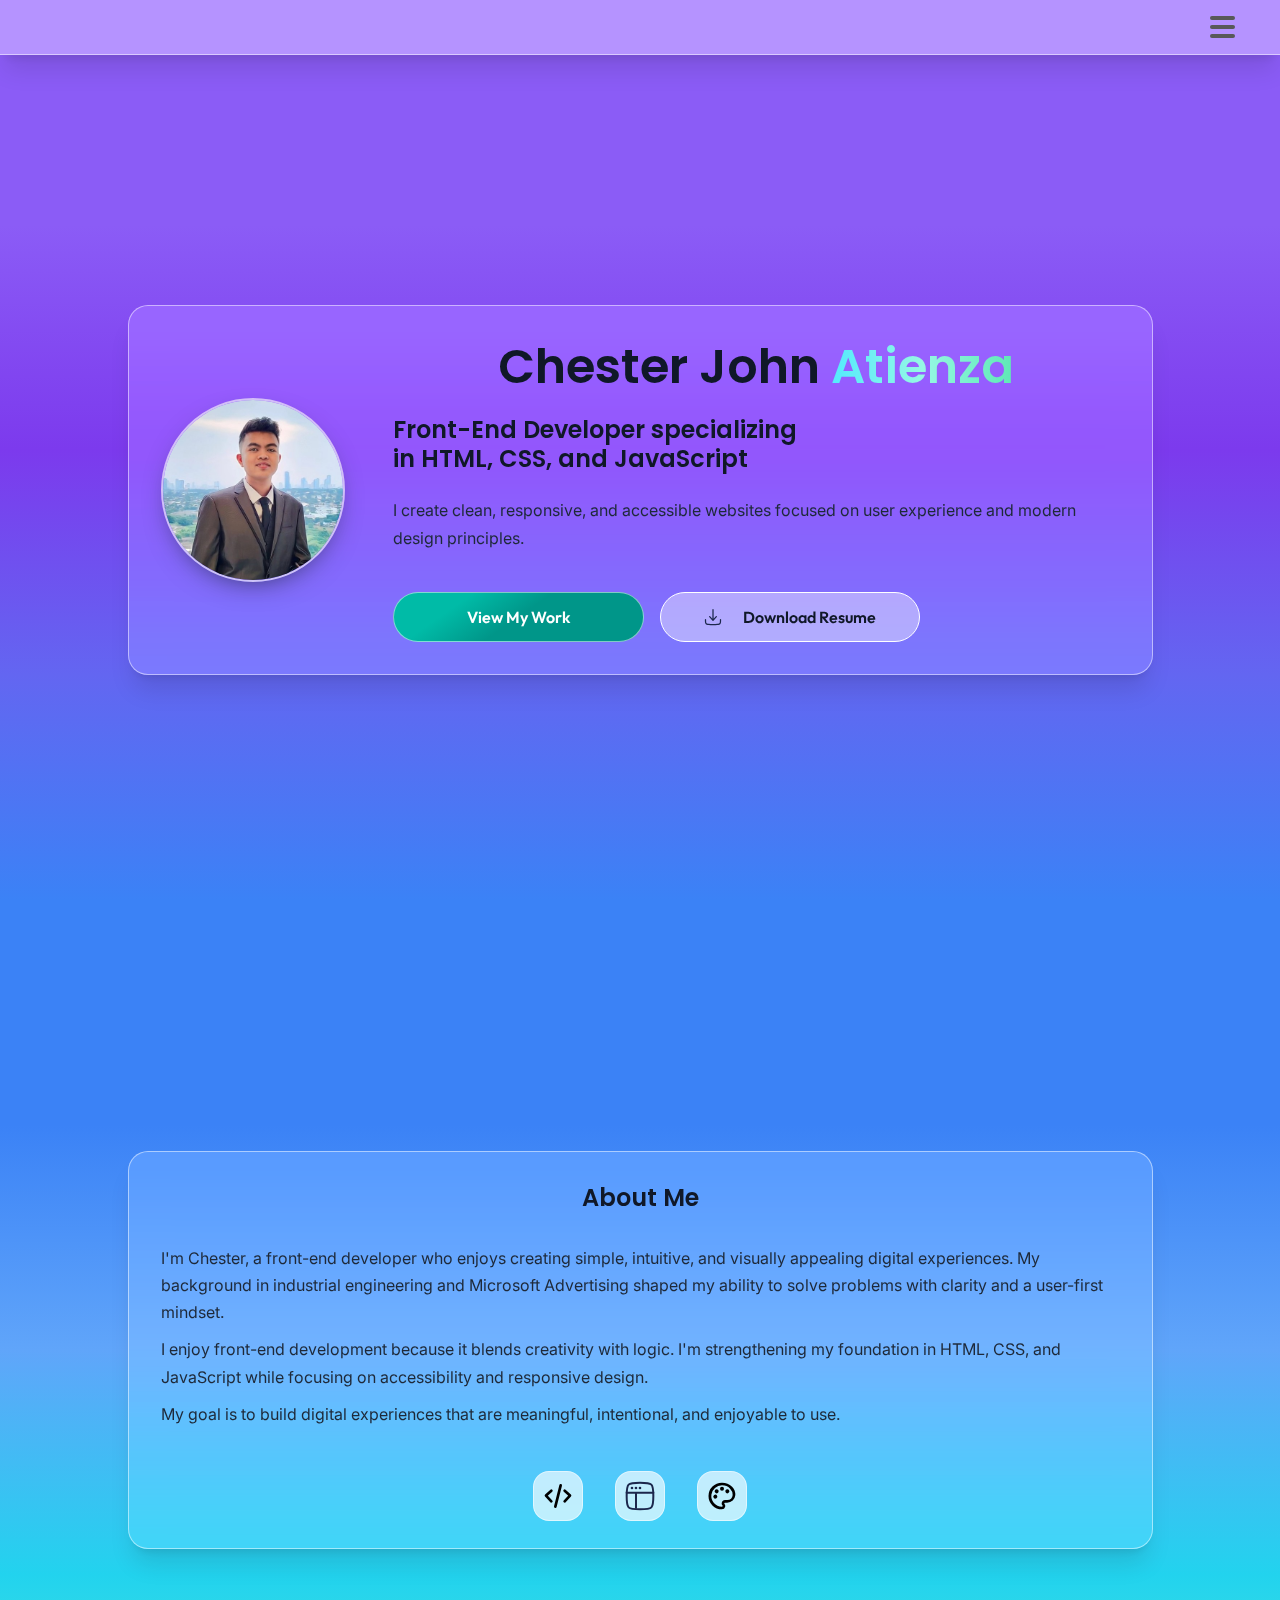
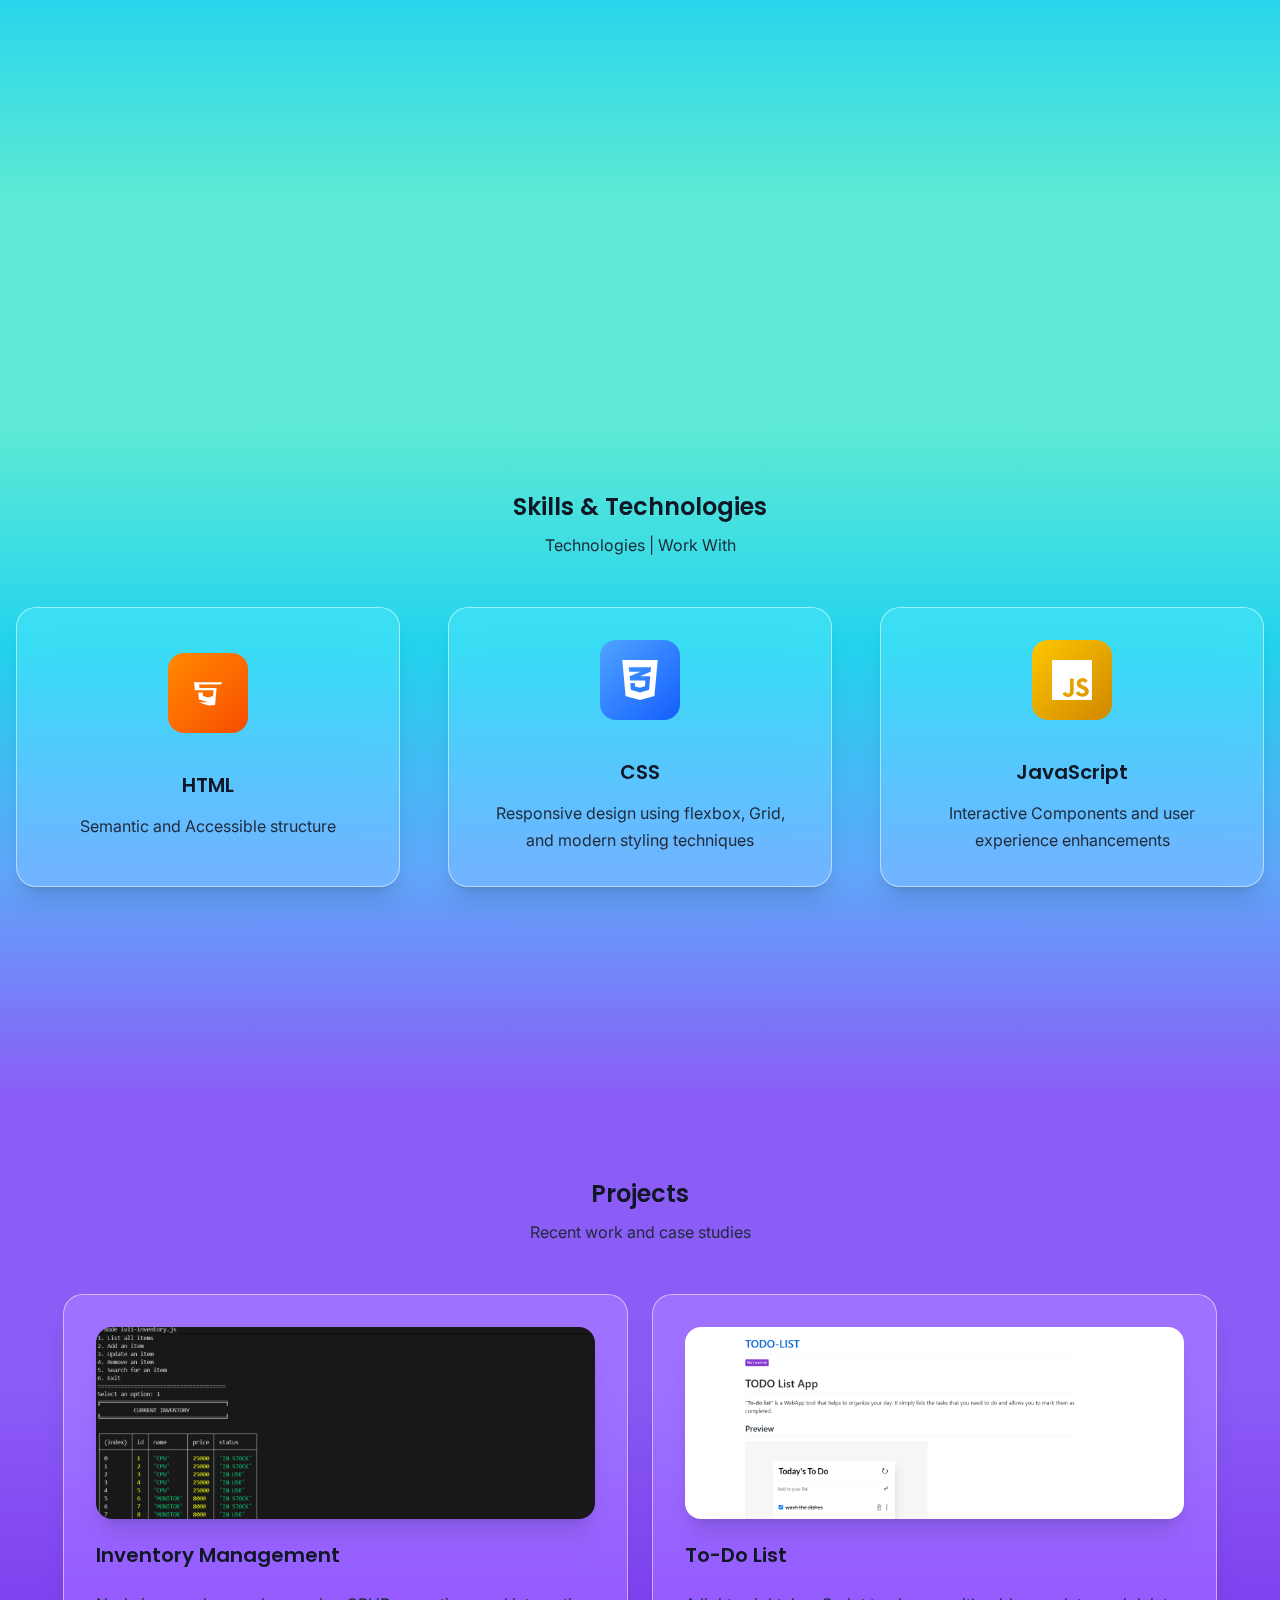
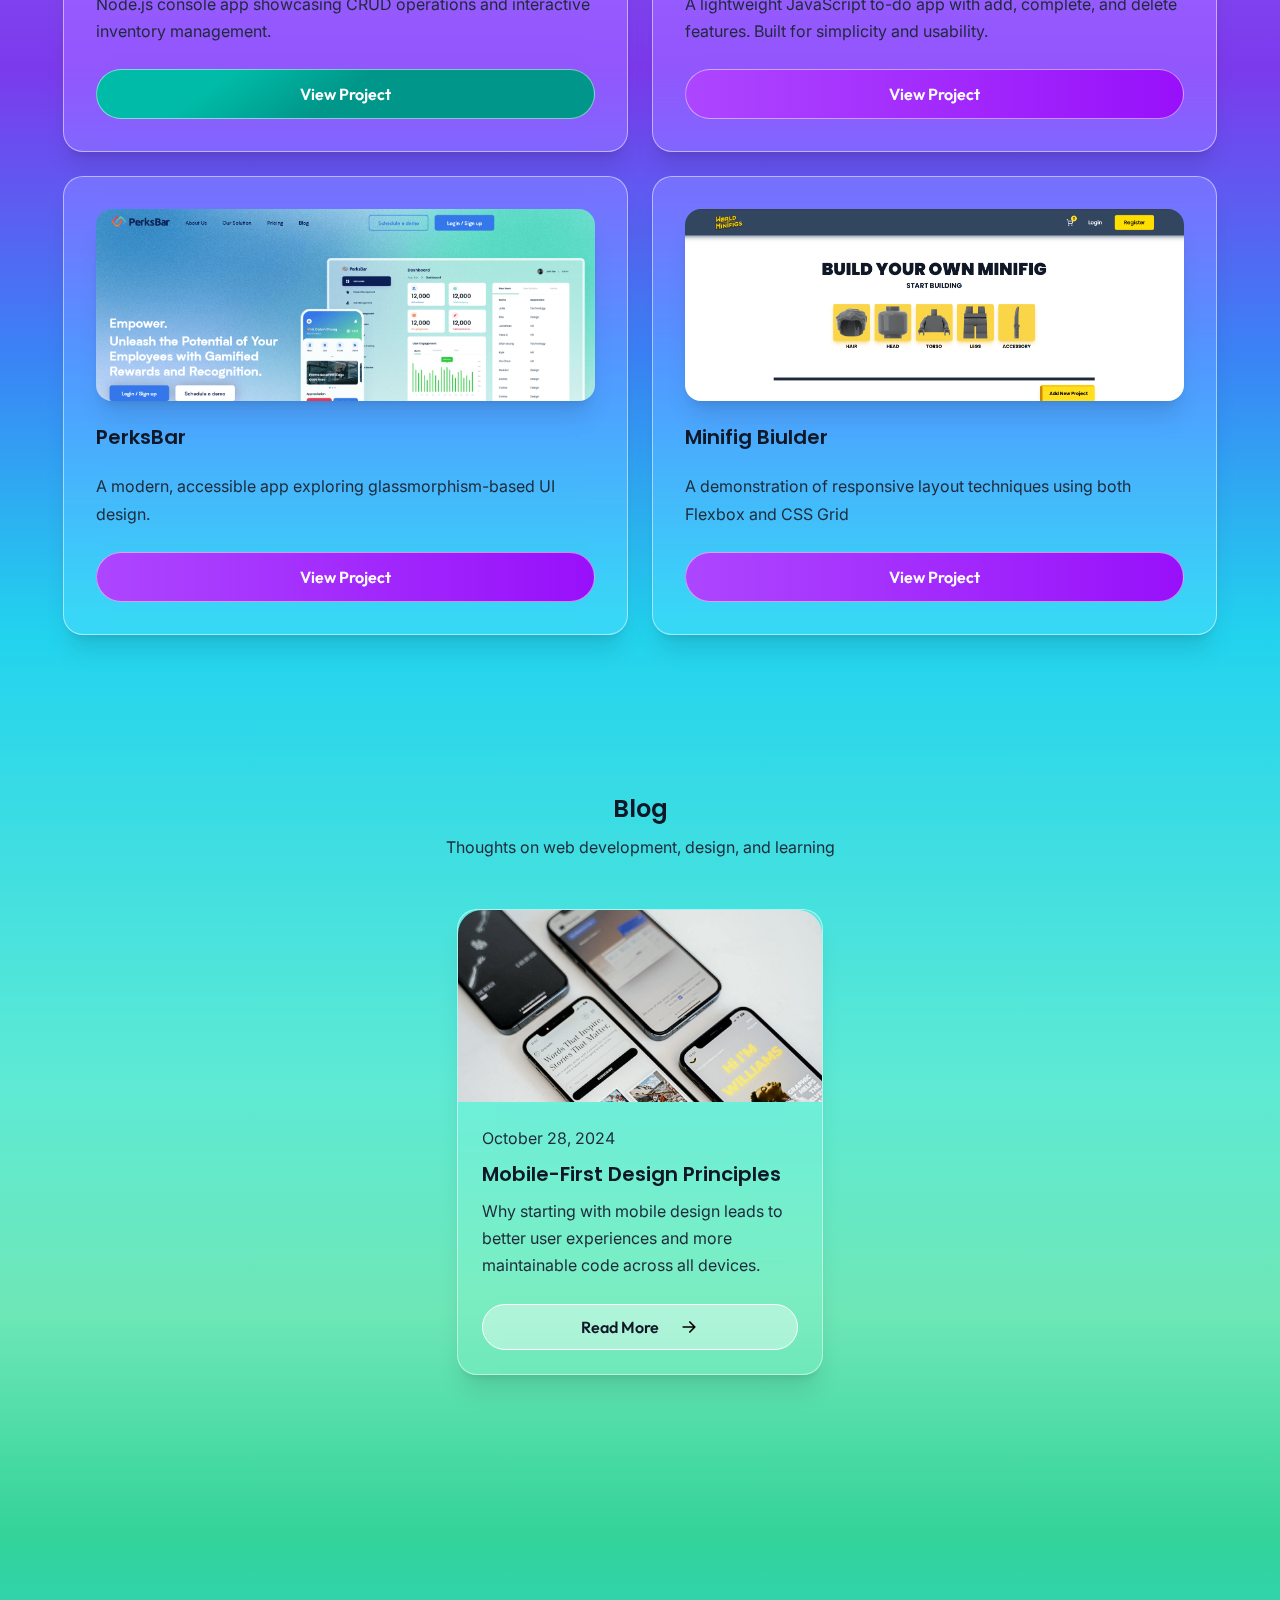
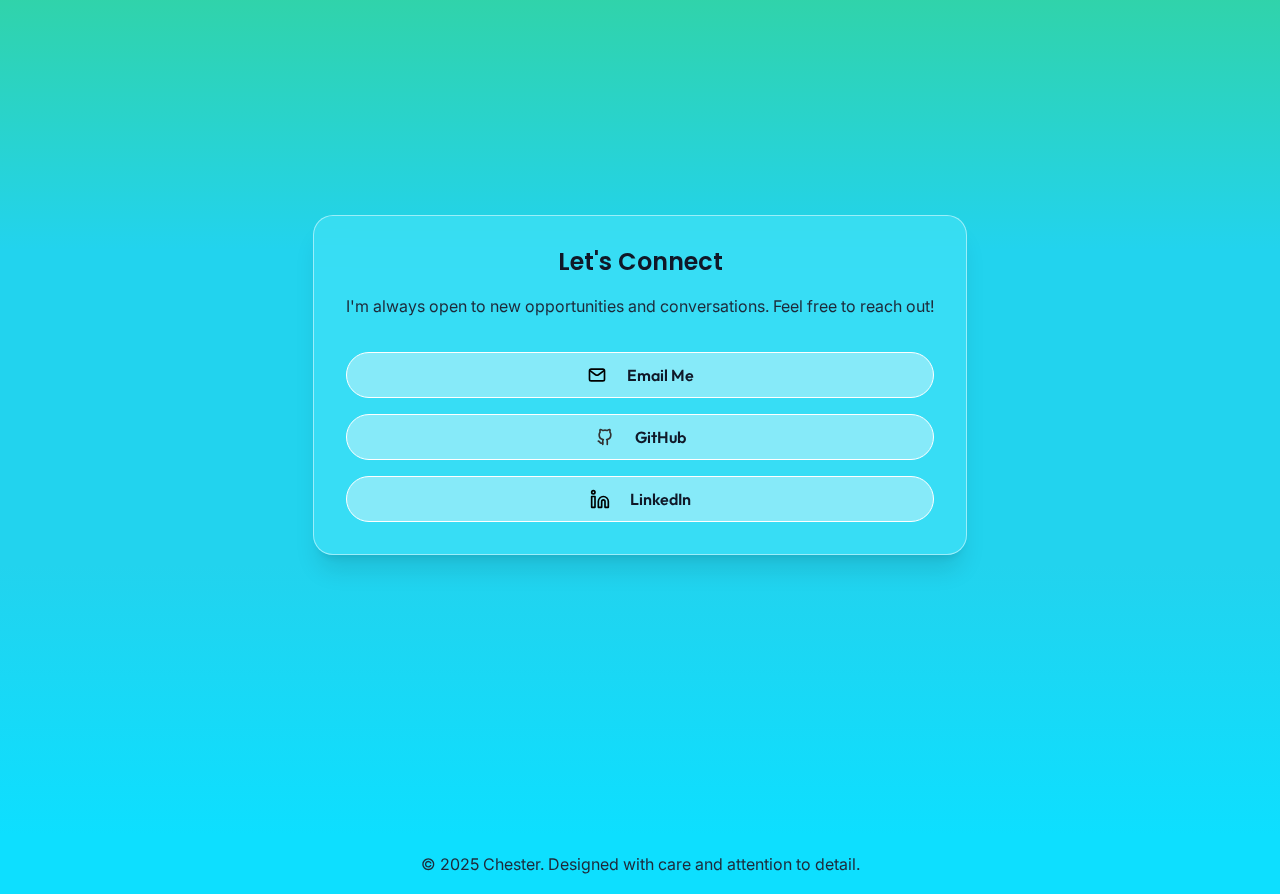
<file: index.html>
<!DOCTYPE html>
<html lang="en">
<head>
    <meta charset="UTF-8">
    <meta name="viewport" content="width=device-width, initial-scale=1.0">
  <link rel="preconnect" href="https://fonts.googleapis.com">
    <link rel="preconnect" href="https://fonts.gstatic.com" crossorigin>
    <link href="https://fonts.googleapis.com/css2?family=Inter:ital,opsz,wght@0,14..32,100..900;1,14..32,100..900&family=Outfit:wght@100..900&family=Poppins:ital,wght@0,100;0,200;0,300;0,400;0,500;0,600;0,700;0,800;0,900;1,100;1,200;1,300;1,400;1,500;1,600;1,700;1,800;1,900&display=swap" rel="stylesheet">
    <title>Portfolio</title>
    <link rel="stylesheet" href="styles.css">
</head>
 <body>
    <!--Nav-->
    <header>
        <nav class="nav-bar" aria-label="Main Navigation">
            <input type="checkbox" id="menu-toggle" aria-label="Toggle navigation menu" aria-controls="nav-menu">
            <label class="hamburger" for="menu-toggle">
                <span class="line1"></span>
                <span class="line2"></span>
                <span class="line3"></span>
            </label>
            <ul id="nav-menu" class="nav-menu">
                <li><a href="#profile">Home</a></li>
                <li><a href="#about-me">About</a></li>
                <li><a href="#skills-technologies">Skills</a></li>
                <li><a href="#projects-section">Projects</a></li>
                <li><a href="#blog-section">Blog</a></li>
                <li><a href="#contact-section">Contact</a></li>
            </ul>
        </nav>
    </header>


    <!-- Hero section -->
    <main id="profile" class="section">
        <div class="hero-card">
            <div class="profile-picture">
                <img src="./assets/images/profile-picture.jpg" alt="Profile Picture">
            </div>
            <div class="flex-wrapper">
                <h1>Chester John <span class="accent-txt">Atienza</span></h1>
                <h2>Front-End Developer specializing in HTML, CSS, and JavaScript</h2>
                <p>I create clean, responsive, and accessible websites focused on user experience and modern design principles.</p>
                <div class="btn-wrapper">
                    <a href="#projects-section" role="button" class="btn green-btn">View My Work</a>
                    <a href="./assets/resume/chester-john-atienza-resume.pdf" download="chester-john-atienza-resume.pdf" role="button" class="btn glass-btn">
                        <img src="./assets/svgs/download-minimalistic-svgrepo-com.svg" alt="Download Icon">
                        Download Resume
                    </a>
                </div>
            </div>
        </div>
    </main>

    <!-- About me section -->
    <section class="about-me" id="about-me" aria-label="About Me">
        <div class="about-me-card">
            <h2>About Me</h2>
            <p>
                I'm Chester, a front-end developer who enjoys creating simple, intuitive, and visually appealing digital experiences. My background in industrial engineering and Microsoft Advertising shaped my ability to solve problems with clarity and a user-first mindset.
            </p>
            <p>
                I enjoy front-end development because it blends creativity with logic. I'm strengthening my foundation in HTML, CSS, and JavaScript while focusing on accessibility and responsive design.
            </p>
            <p>
                My goal is to build digital experiences that are meaningful, intentional, and enjoyable to use.
            </p>
            <div class="banner">
                <div class="banner-icon">
                    <img src="./assets/svgs/code-svgrepo-com.svg" alt="Coding Icon">
                </div>
                <div class="banner-icon">
                    <img src="./assets/svgs/window-frame-svgrepo-com.svg" alt="Window Icon">
                </div>
                <div class="banner-icon">
                    <img src="./assets/svgs/color-palette-outline-svgrepo-com.svg" alt="Color Palette Icon">
                </div>
            </div>
        </div>
    </section>
    
    <!-- SKILLS AND TECHNOLOGIES -->
    <section class="skills-technologies" id="skills-technologies" aria-label="Skills and Technologies">
        <div class="skills-wrapper">
            <div class="section-title-wrapper">
                <h2>Skills & Technologies</h2>
                <p>Technologies | Work With</p>
            </div>
            <div class="technologies">
                <div class="technology-card">
                    <figure class="html-icon">
                        <svg width="48" height="48" viewBox="0 0 24 24" fill="white" xmlns="http://www.w3.org/2000/svg">
                            <title>HTML Icon</title>
                            <path d="M12 17.56l-5.52-1.63-.37-4.18h2.7l.19 2.09 3 .81 3-.81.31-3.46H4.07l-.44-4.86h16.74l-.44 1.35H6.61l.31 2.16h10.26l-.92 10.2L12 19.44l-5.52-1.88z"/>
                        </svg>
                    </figure>
                    <h4>HTML</h4>
                    <p>Semantic and Accessible structure</p>
                </div>
                <div class="technology-card">
                    <figure class="css-icon">
                        <svg width="48" height="48" viewBox="0 0 512 512" xmlns="http://www.w3.org/2000/svg">
                            <title>CSS Icon</title>
                            <path fill="white" d="M483.111,0.501l-42.59,461.314l-184.524,49.684L71.47,461.815L28.889,0.501H483.111z M397.29,94.302H255.831H111.866l6.885,55.708h137.08h7.7l-7.7,3.205l-132.07,55.006l4.38,54.453l127.69,0.414l68.438,0.217l-4.381,72.606l-64.058,18.035v-0.057l-0.525,0.146l-61.864-15.617l-3.754-45.07h-0.205H132.1h-0.202l7.511,87.007l116.423,34.429v-0.062l0.21,0.062l115.799-33.802l15.021-172.761h-131.03h-0.323l0.323-0.14l135.83-58.071L397.29,94.302z"/>
                        </svg>
                    </figure>
                    <h4>CSS</h4>
                    <p>Responsive design using flexbox, Grid, and modern styling techniques</p>
                </div>
                <div class="technology-card">
                    <figure class="js-icon">
                        <svg fill="#ffffff" viewBox="0 0 32 32" xmlns="http://www.w3.org/2000/svg"><g id="SVGRepo_bgCarrier" stroke-width="0"></g><g id="SVGRepo_tracerCarrier" stroke-linecap="round" stroke-linejoin="round"></g><g id="SVGRepo_iconCarrier">
                            <title>JavaScript Icon</title>
                            <path d="M0 0h32v32h-32zM29.38 24.37c-0.234-1.464-1.188-2.688-4.005-3.833-0.979-0.458-2.073-0.781-2.396-1.521-0.12-0.438-0.141-0.677-0.063-0.938 0.203-0.865 1.219-1.12 2.021-0.88 0.521 0.161 1 0.557 1.302 1.198 1.38-0.901 1.38-0.901 2.339-1.5-0.359-0.557-0.536-0.802-0.781-1.036-0.839-0.943-1.958-1.422-3.776-1.38l-0.943 0.12c-0.901 0.219-1.76 0.698-2.281 1.339-1.516 1.719-1.078 4.719 0.76 5.964 1.818 1.359 4.479 1.656 4.823 2.938 0.318 1.563-1.161 2.063-2.625 1.88-1.078-0.24-1.677-0.781-2.339-1.781l-2.438 1.401c0.276 0.641 0.599 0.917 1.078 1.479 2.318 2.339 8.12 2.219 9.161-1.339 0.036-0.12 0.318-0.943 0.099-2.198zM17.401 14.708h-2.995c0 2.583-0.016 5.151-0.016 7.74 0 1.641 0.083 3.151-0.182 3.615-0.443 0.917-1.573 0.802-2.089 0.641-0.526-0.26-0.797-0.62-1.104-1.141-0.089-0.141-0.151-0.26-0.172-0.26l-2.432 1.5c0.406 0.839 1 1.563 1.766 2.021 1.141 0.682 2.672 0.901 4.276 0.542 1.042-0.302 1.943-0.922 2.411-1.88 0.682-1.24 0.536-2.76 0.531-4.464 0.016-2.74 0-5.479 0-8.24z"></path> </g>
                        </svg>
                    </figure>
                    <h4>JavaScript</h4>
                    <p>Interactive Components and user experience enhancements</p>
                </div>
            </div>
        </div>
    </section>


    <!-- PROJECTS -->
    <section class="projects-section" id="projects-section" aria-label="Projects">
        <div class="projects-wrapper">
            <div class="section-title-wrapper">
                <h2>Projects</h2>
                <p>Recent work and case studies</p>
            </div>
            <div class="grid-container">
                <div class="project-card">
                    <div>
                        <img src="./assets/images/console-app.png" alt="A Snapshot of Inventory Management Console Application">
                    </div>
                    <h4>Inventory Management</h4>
                    <p>Node.js console app showcasing CRUD operations and interactive inventory management.</p>
                    <a href="./assets/images/console-app.png" role="button" class="btn green-btn" target="_blank">View Project</a>
                </div>
                <div class="project-card">
                    <div >
                        <img src="./assets/images/todo-list.png" alt="Snapshot of To-Do List Application">
                    </div>
                    <h4>To-Do List</h4>
                    <p>A lightweight JavaScript to-do app with add, complete, and delete features. Built for simplicity and usability.</p>
                    <a href="https://adel-gu.github.io/TODO-LIST/?utm_source=chatgpt.com" role="button" class="btn purple-btn" target="_blank">View Project</a>
                </div>
                <div class="project-card">
                    <div>
                        <img src="./assets/images/perks-bar.png" alt="Snapshot of PerksBar Application">
                    </div>
                    <h4>PerksBar</h4>
                    <p>A modern, accessible app exploring glassmorphism-based UI design.</p>
                    <a href="https://www.perksbar.com/" role="button" class="btn purple-btn" target="_blank">View Project</a>
                </div>
                <div class="project-card">
                    <div>
                        <img src="./assets/images/mini-fig-builder.png" alt="A sanpshot of World of Minifigs builder app">
                    </div>
                    <h4>Minifig Biulder</h4>
                    <p>A demonstration of responsive layout techniques using both Flexbox and CSS Grid</p>
                    <a href="https://world-of-minifigs-fig-builder.vercel.app/" role="button" class="btn purple-btn" target="_blank">View Project</a>
                </div>
            </div>
        </div>
    </section>

    <!-- Blog -->
    <section class="blog-section" id="blog-section" aria-label="Blog">
        <div>
            <div class="section-title-wrapper">
                <h2>Blog</h2>
                <p>Thoughts on web development, design, and learning</p>
            </div>
            <div class="blog-card">
                <div class="blog-preview">
                    <img src="./assets/images/mobilephones.jpg" alt="Mobile phones">
                </div>
                <div class="blog-preview-details">
                    <time class="post-date" datetime="2024-10-28">October 28, 2024</time>
                    <h4 id="post-title-1" class="post-title">Mobile-First Design Principles</h4>
                    <p class="post-description">
                        Why starting with mobile design leads to better user experiences and more maintainable code across all devices.
                    </p>
                    <a href="./blog/blog.html" role="button" class="btn glass-btn" target="_blank">
                        Read More
                        <img src="./assets/svgs/arrow-right-svgrepo-com.svg" alt="an arrow pointing to right">
                    </a>
                </div>
                
            </div>
        </div>
    </section>


    <!-- connect section -->
    <section class="connect-section" id="contact-section" aria-label="Connect Section">
        <div class="connect-card">
            <h2>Let's Connect</h2>
            <p>I'm always open to new opportunities and conversations. Feel free to reach out!</p>
            <ul class="connect-btn">
                <li>
                    <a href="mailto:chesterjohnatienza@gmail.com" class="btn glass-btn">
                        <img src="./assets/svgs/email-svgrepo-com.svg" alt="Email icon">
                        <span>Email Me</span>
                    </a>
                </li>

                <li>
                    <a href="https://github.com/GiiN11" class="btn glass-btn" target="_blank" rel="noopener noreferrer">
                        <img src="./assets/svgs/github-svgrepo-com.svg" alt="GitHub icon">
                        <span>GitHub</span>
                    </a>
                </li>

                <li>
                    <a href="https://www.linkedin.com/in/chester-john-atienza-912708212?utm_source=share_via&utm_content=profile&utm_medium=member_ios" class="btn glass-btn" target="_blank" rel="noopener noreferrer">
                        <img src="./assets/svgs/linkedin-social-svgrepo-com.svg" alt="LinkedIn icon">
                        <span>LinkedIn</span>
                    </a>
                </li>    
            </ul>
        </div>
    </section>

    <footer aria-label="Footer">
        <p>© 2025 Chester. Designed with care and attention to detail.</p>
    </footer>
</body>
</html>
</file>
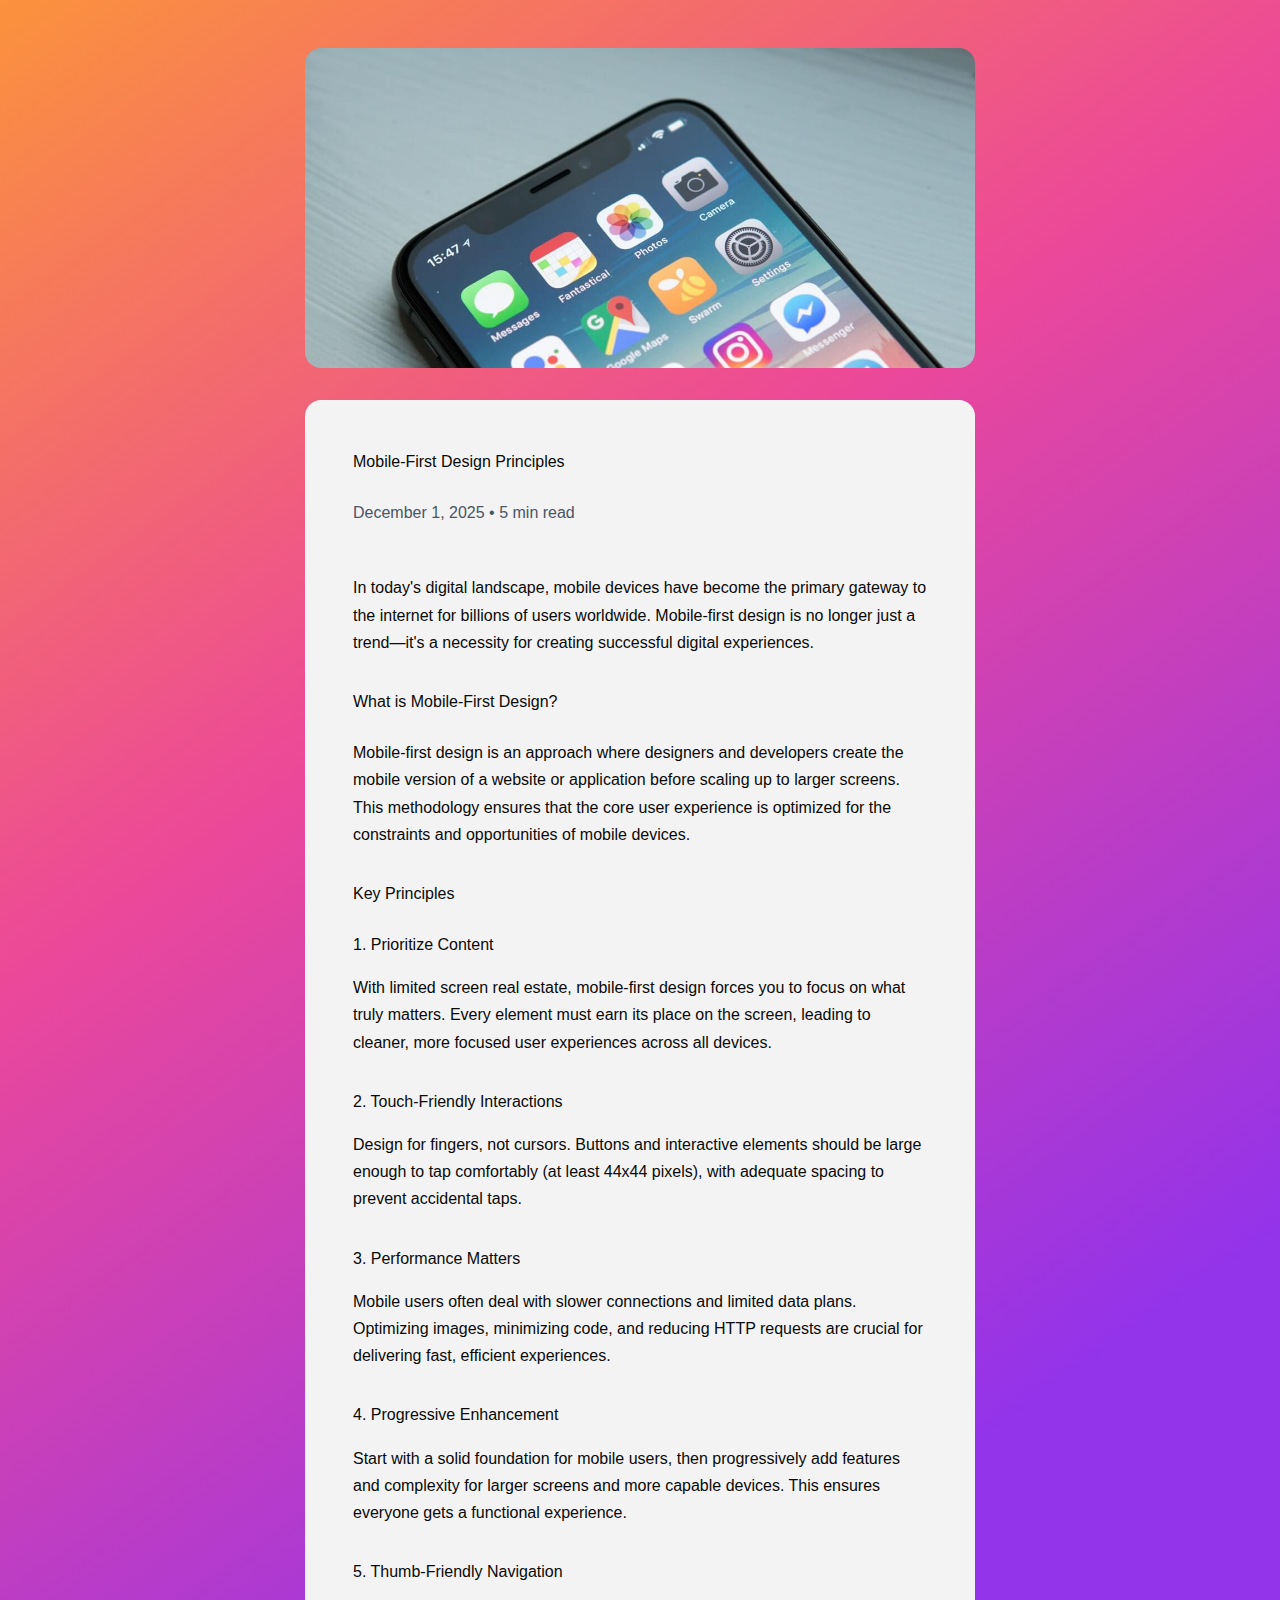
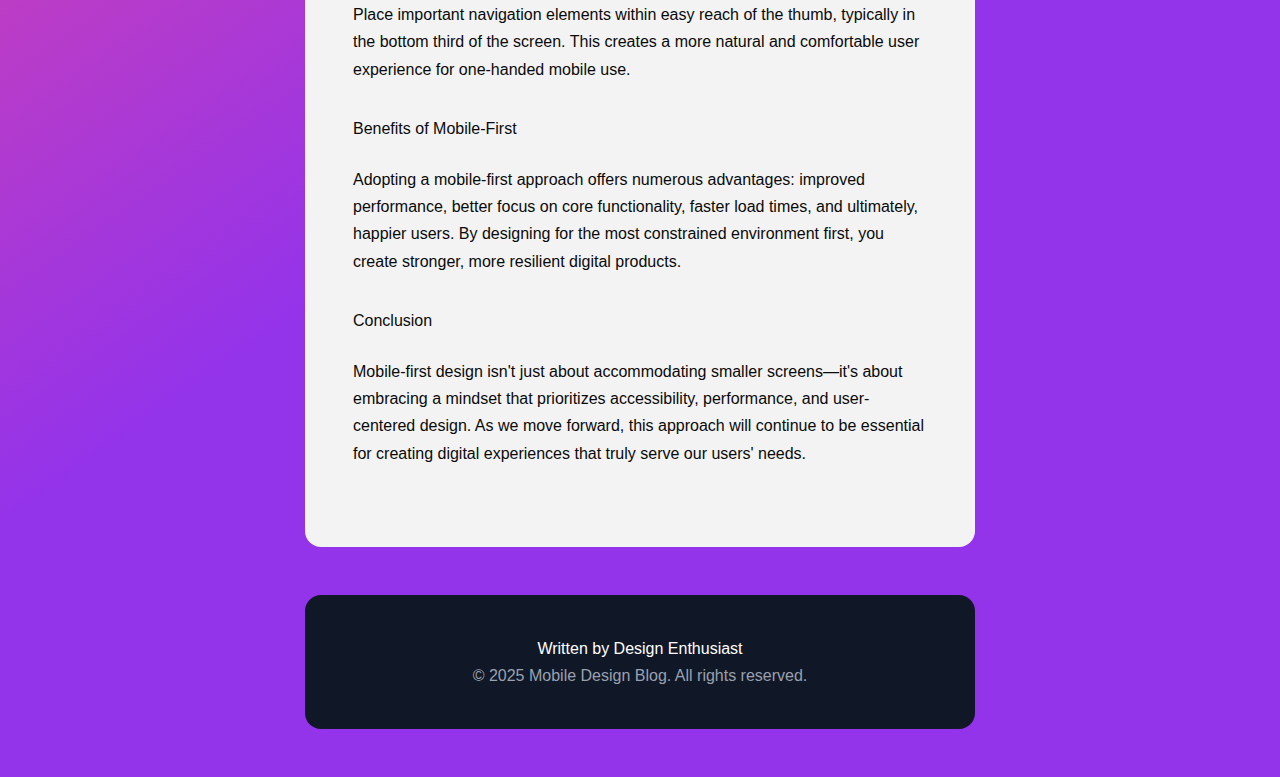
<file: blog/blog.html>
<!DOCTYPE html>
<html lang="en">
<head>

    <meta charset="UTF-8">
    <meta name="viewport" content="width=device-width, initial-scale=1.0">
    <title>Mobile-First Design Principles</title>
    <link rel="stylesheet" href="blog.css">

</head>
<body>
    <main>

        <article class="blog-article">

            <div class="blog-picture">
                <img src="./blog-assets/smartphone.jpg" alt="Smartphone representing mobile-first design">
            </div>

            <div class="content-wrapper">
                <header class="blog-header">
                    <h1 class="blog-title">Mobile-First Design Principles</h1>
                    <p class="blog-meta">
                        <time datetime="2025-12-01">December 1, 2025</time>
                        <span class="separator">•</span>
                        <span class="reading-time">5 min read</span>
                    </p>
                </header>

                <section class="blog-content">

                    <p class="intro">
                        In today's digital landscape, mobile devices have become the primary gateway to the internet for billions of users worldwide. Mobile-first design is no longer just a trend—it's a necessity for creating successful digital experiences.
                    </p>

                    <!-- Section: What is Mobile-First -->
                    <div class="section-block what-is-mobile-first">
                        <h2>What is Mobile-First Design?</h2>
                        <p>
                            Mobile-first design is an approach where designers and developers create the mobile version of a website or application before scaling up to larger screens. This methodology ensures that the core user experience is optimized for the constraints and opportunities of mobile devices.
                        </p>
                    </div>

                    <!-- Key Principles -->
                    <h2 class="key-principles">Key Principles</h2>

                    <div class="principles-list">

                        <div class="principle-item">
                            <h3>1. Prioritize Content</h3>
                            <p>
                                With limited screen real estate, mobile-first design forces you to focus on what truly matters. Every element must earn its place on the screen, leading to cleaner, more focused user experiences across all devices.
                            </p>
                        </div>

                        <div class="principle-item">
                            <h3>2. Touch-Friendly Interactions</h3>
                            <p>
                                Design for fingers, not cursors. Buttons and interactive elements should be large enough to tap comfortably (at least 44x44 pixels), with adequate spacing to prevent accidental taps.
                            </p>
                        </div>

                        <div class="principle-item">
                            <h3>3. Performance Matters</h3>
                            <p>
                                Mobile users often deal with slower connections and limited data plans. Optimizing images, minimizing code, and reducing HTTP requests are crucial for delivering fast, efficient experiences.
                            </p>
                        </div>
                        
                        <div class="principle-item">
                            <h3>4. Progressive Enhancement</h3>
                            <p>
                                Start with a solid foundation for mobile users, then progressively add features and complexity for larger screens and more capable devices. This ensures everyone gets a functional experience.
                            </p>
                        </div>

                        <div class="principle-item">
                            <h3>5. Thumb-Friendly Navigation</h3>
                            <p>
                                Place important navigation elements within easy reach of the thumb, typically in the bottom third of the screen. This creates a more natural and comfortable user experience for one-handed mobile use.
                            </p>
                        </div>

                    </div>

                    <!-- Benefits -->
                    <div class="section-block benefits">
                        <h2>Benefits of Mobile-First</h2>
                        <p>
                            Adopting a mobile-first approach offers numerous advantages: improved performance, better focus on core functionality, faster load times, and ultimately, happier users. By designing for the most constrained environment first, you create stronger, more resilient digital products.
                        </p>
                    </div>

                    <!-- Conclusion -->
                    <div class="section-block conclusion">
                        <h2>Conclusion</h2>
                        <p>
                            Mobile-first design isn't just about accommodating smaller screens—it's about embracing a mindset that prioritizes accessibility, performance, and user-centered design. As we move forward, this approach will continue to be essential for creating digital experiences that truly serve our users' needs.
                        </p>
                    </div>

                </section>
            </div>

        </article>

    </main>

    <footer>
        <div>
            <p>Written by Design Enthusiast</p>
            <span>© 2025 Mobile Design Blog. All rights reserved.</span>
        </div>
    </footer>
</body>
</html>
</file>
<file: styles.css>
*, 
*::after, 
*::before {
    box-sizing: border-box;
}
* {
    margin: 0;
    padding: 0;
}


:root {
    --font-poppins: "Poppins", sans-serif;  /*heading*/
    --font-inter: "Inter", sans-serif;      /*body*/
    --font-outfit: "Outfit", sans-serif;  /*btn*/
    --font-size-base: 16px;
     
    --color-primary: whitesmoke;
    --color-text:rgb(30, 41, 57);
    --color-heading: rgb(16, 24, 40);


    --fw-reg: 400;
    --fw-med: 600;
    --fw-bold: 700;

    --spacing-base: 0.25rem;

    --border-radius-base: 0.5rem;
    --shadow-card: 0 20px 25px -5px #0000001a, 0 8px 10px -6px #0000001a;
}

html {
  scroll-behavior: smooth;
}

img, picture, video, canvas, svg {
    display: block;
    max-width: 100%;
}



p, h1, h2, h3, h4, h5, h6 {
    overflow-wrap: break-word;
}

p {
    font-family: var(--font-inter);
    font-weight: var(--fw-reg);
    line-height: 1.7;
}

h1, h2, h3, h4, h5, h6 {
    color: var(--color-heading);
    font-family: var(--font-poppins);
    font-weight: var(--fw-med);
    line-height: 1.2;
    text-wrap: balance;
}

h1 {
    font-size: 3rem;
    font-weight: var(--fw-med);
}

h2 {
    text-align: center;
}

h4 {
    font-size: 1.25rem;
}

a {
    font-family: var(--font-outfit);
    font-weight: var(--fw-med);
    color: var(--color-text);
    text-decoration: none;
}

body {
    color: var(--color-text);
    font-family: var(--font-inter);
    line-height: 1.5;
    -webkit-font-smoothing: antialiased;
}

main, section {
    min-height: 100vh;
    padding-inline: calc(var(--spacing-base) * 4);
    display: flex;
    flex-direction: column;
    align-items: center;
    justify-content: center;
}

/* Glass design */
.nav-bar,
.hero-card,
.about-me-card,
.technology-card,
.project-card,
.blog-card,
.connect-card {
    backdrop-filter: blur(20px) saturate(110%);
    -webkit-backdrop-filter: blur(20px) saturate(110%);
    background-color: rgba(255, 255, 255, 0.15);
    border-radius: calc((var(--border-radius-base) * 2.5));
    border: 1px solid rgba(255, 255, 255, 0.5);
    box-shadow: 
        0 20px 25px -5px rgba(0, 0, 0, 0.10),
        0 8px 10px -6px rgba(0, 0, 0, 0.10);
    margin-inline: auto;
    padding: calc((var(--spacing-base) * 8));
}



.hero-card:hover,
.about-me-card:hover,
.technology-card:hover,
.project-card:hover,
.blog-card:hover,
.connect-card:hover {
    box-shadow:
    0 25px 50px -12px rgba(0, 0, 0, 0.25),
    0 10px 15px -3px rgba(0, 0, 0, 0.10);
    transition: box-shadow 0.4s ease, transform 0.3s ease;
}

/* Button design */
.btn-wrapper {
    width: 100%;
    display: flex;
    flex-direction: column;
    gap: calc((var(--spacing-base) * 4));
}


.btn {
    color: #fff;
    padding: calc((var(--spacing-base) * 3));
    border-radius: 999px;
    border: 1px solid rgba(255, 255, 255, 0.5);
    width: 100%;
    transition: transform 0.2s ease;
    display: flex;
    align-items: center;
    justify-content: center;
}

.btn:hover, .glass-btn:hover {
    box-shadow: 0 5px 10px -10px rgba(0,0,0,0.25);
    transform: scale(1.05);
}


.glass-btn {
    color: var(--color-heading);
    border-radius: 9999px;
    border: 1px solid rgb(255, 255, 255);
    background-color: rgba(255, 255, 255, 0.4);
    width: 100%;
    display: flex;
    justify-content: center;
    align-items: center;
    gap: 20px;
    padding: 10px 20px;
    transition: transform 0.3s ease;
}

.glass-btn img {
    width: 20px;
}

.green-btn {
    background: RGB(0, 187, 167);
    background: linear-gradient(145deg, rgba(0, 187, 167, 1) 25%, rgba(0, 150, 137, 1) 50%);
}

.purple-btn {
    background: RGB(173, 70, 255);
    background: linear-gradient(90deg, rgba(173, 70, 255, 1) 0%, rgba(152, 16, 250, 1) 100%);
}

.pink-btn {
    background: RGB(246, 51, 154);
    background: linear-gradient(146deg, rgba(246, 51, 154, 1) 25%, rgba(230, 0, 118, 1) 50%);
}

.blue-btn {
    background: RGB(43, 127, 255);
    background: linear-gradient(90deg, rgba(43, 127, 255, 1) 0%, rgba(21, 93, 252, 1) 100%);
}

.connect-btn {
    list-style: none;
    display: flex;
    flex-direction: column;
    justify-content: center;
    gap: calc((var(--spacing-base) * 4));
}

.project-card a {
    display: block;
    text-align: center;
}
/* ----------------- Navigation bar --------------- */



.nav-bar{
    background-color: rgba(255, 255, 255, 0.35);
    border-radius: 0;
    border-block-start: none;
    border-inline: none;
    box-shadow: var(--shadow-card);
    width: 100vw;
    display: flex;
    flex-direction: column;
    align-items: flex-end;
    justify-content: center;
    padding: calc((var(--spacing-base) * 4));
    position: fixed;
    top: 0;
    z-index: 1000;
    margin: 0;
}

#menu-toggle {
    display: none;
}

.hamburger {
    cursor: pointer;
    height: 22px;
    width: 30px;
    display: flex;
    flex-direction: column;
    justify-content: space-between;
}

.hamburger span {
    display: block;
    height: 4px;
    width: 25px;
    background-color: rgb(88, 88, 88);
    border-radius: 9999px;
}



#menu-toggle:checked + .hamburger span:nth-child(1) {
    transform: translateY(9px) rotate(45deg);
}

#menu-toggle:checked + .hamburger span:nth-child(2) {
    opacity: 0;
}

#menu-toggle:checked + .hamburger span:nth-child(3) {
    transform: translateY(-9px) rotate(-45deg);
}

.nav-menu {
    align-self: flex-start;
    list-style: none;
    max-height: 0;
    overflow: hidden;
    padding-inline: calc(var(--spacing-base) * 6);
    opacity: 0;
    width: 100%;
    transform: translateY(-10px);
    transition:
        max-height 1s ease,
        opacity 1s ease,
        transform 1s ease;
}

.nav-menu a {
    border-radius: calc(var(--border-radius-base) * 2);
    color: var(--color-heading);
    display: block;
    font-family: var(--font-outfit);
    font-size: var(--font-size-base);
    font-weight: var(--fw-reg);
    letter-spacing: 0;
    margin-top: 5px;
    padding: calc(var(--spacing-base) * 4);
    padding-left: calc(var(--spacing-base) * 4);

    transition:
        background-color 0.3s ease,
        color 0.3s ease,
        border 0.3s ease,
        letter-spacing 0.3s ease,
        padding-left 0.3s ease;
}

.nav-menu a:not(:last-child) {
    margin-bottom: var(--spacing-base);
}

.nav-menu a:hover {
    background-color: rgba(255, 255, 255, 0.5);
    color: black;
    letter-spacing: 2px;
    padding-left: calc(var(--spacing-base) * 3);
}

#menu-toggle:checked ~ .nav-menu {
    max-height: 400px;
    margin-block: calc((var(--spacing-base) * 4));
    opacity: 1;
    transform: translateY(0);
}

/* --------end --------- Navigation bar --------------- */


/* --------start--------- Hero Card --------------- */

main {
    background: #3B82F6;
    background: linear-gradient(0deg, rgba(59, 130, 246, 1) 0%, rgba(99, 102, 241, 1) 25%, rgba(124, 58, 237, 1) 50%, rgba(139, 92, 246, 1) 75%);
    padding-top: calc((var(--spacing-base) * 20));
}

.hero-card {
    display: flex;
    flex-direction: column;
    align-items: center;
    text-align: center;
    gap: calc((var(--spacing-base) * 4));
}

.profile-picture {
    border: 2px solid rgba(245, 245, 245, 0.65);
    border-radius: 50%;
    box-shadow: 0 10px 30px -15px;
    max-width: 184px;
    max-height: 184px;
    object-fit: contain;
    overflow: hidden;
}

.accent-txt {
    background: #53EAFD;
    background: linear-gradient(to right, #53EAFD 0%, #96F7E4 50%, #5EE9B5 100%);
    -webkit-background-clip: text;
    -webkit-text-fill-color: transparent;
}

.flex-wrapper {
    display: flex;
    flex-direction: column;
    align-items: center;
    justify-content: center;
    gap: calc(var(--spacing-base) * 6);
}



/* ---------end-------- Hero Card --------------- */



/* ---------start-------About Me Card --------------- */


.about-me {
    background: #5EEAD4;
    background: linear-gradient(0deg, rgba(94, 234, 212, 1) 0%, rgba(34, 211, 238, 1) 25%, rgba(96, 165, 250, 1) 50%, rgba(59, 130, 246, 1) 75%);
    padding-block: calc((var(--spacing-base) * 20));
}


.about-me h2 {
    margin-bottom: calc((var(--spacing-base) * 8));
}

.about-me-card p {
    margin-block: 10px;
}

.banner {
    height: 40px;
    margin-top: calc((var(--spacing-base) * 12));
    display: flex;
    justify-content: center;
    align-items: center;
    gap: calc((var(--spacing-base) * 8));
}

.banner-icon {
    background-color: rgba(255, 255, 255, .65);
    border: 1px solid rgba(255, 255, 255, 0.5);
    border-radius: calc((var(--border-radius-base) * 2));
    height: 50px;
    width: 50px;
    padding: calc((var(--spacing-base) * 2));
}
/* ---------end-------About Me Card --------------- */


/* ---------start-------Skills and Technologies --------------- */

.skills-technologies {
    background: #8B5CF6;
    background: linear-gradient(0deg,rgba(139, 92, 246, 1) 0%, rgba(96, 165, 250, 1) 25%, rgba(34, 211, 238, 1) 50%, rgba(94, 234, 212, 1) 75%);
    padding-top: calc((var(--spacing-base) * 20));
    text-align: center;
}

.section-title-wrapper {
    margin-bottom: calc((var(--spacing-base) * 12));
    text-align: center;
}
.section-title-wrapper h2 {
    margin-bottom: calc(var(--spacing-base) * 2.5);
}

.technologies {
    display: flex;
    flex-direction: column;
    gap: calc((var(--spacing-base) * 6));
}

.technology-card {
    width: 100%;
    display: flex;
    flex-direction: column;
    align-items: center;
    justify-content: center;
    gap: calc((var(--spacing-base) * 4));
}

.html-icon {
    background: linear-gradient(
        to bottom right,
        oklch(0.75 0.183 55.934),
        oklch(0.646 0.222 41.116)
        );
}

.css-icon {
    background: linear-gradient(
    to bottom right,
    oklch(0.707 0.165 254.624),
    oklch(0.546 0.245 262.881)
    );
}

.js-icon {
    background: linear-gradient(
    to bottom right,
    oklch(0.852 0.199 91.936),
    oklch(0.681 0.162 75.834)
    );
}

.html-icon,
.css-icon,
.js-icon {
    border-radius: calc((var(--border-radius-base) * 2));
    width: calc((var(--spacing-base) * 20));
    height: calc((var(--spacing-base) * 20));
    margin-bottom: calc((var(--spacing-base) * 6));
    display: flex;
    justify-content: center;
    align-items: center;
}

.html-icon svg,
.css-icon svg,
.js-icon svg {
    width: 40px;
}

/* ---------end-------Skills and Technologies --------------- */

/* ---------start------- Projects --------------- */

.projects-section {
    background: #22D3EE;
    background: linear-gradient(0deg, rgba(34, 211, 238, 1) 0%, rgba(59, 130, 246, 1) 25%, rgba(124, 58, 237, 1) 50%, rgba(139, 92, 246, 1) 75%);
    padding-top: calc((var(--spacing-base) * 20));
}

.grid-container {
    display: grid;
    grid-template-columns: repeat(1, minmax(0, 1fr));
    gap: calc((var(--spacing-base) * 6));
}

.project-card {
    display: flex;
    flex-direction: column;
    justify-content: flex-start;
}


.project-card div {
    border-radius: calc((var(--border-radius-base) * 2));
    box-shadow: var(--shadow-card);
    overflow: hidden;
    object-fit: cover;
    display: flex;
    align-items: flex-start;
    justify-content: center;
    max-height: 12rem;
    width: 100%;
}

.project-card h4,
.project-card p,
.project-card a {
    margin-top: calc((var(--spacing-base) * 6));
}



/* ---------end------- Projects --------------- */

/* ---- Blog start---- */

.blog-section {
    background: #34D399;
    background: linear-gradient(0deg, rgba(52, 211, 153, 1) 0%, rgba(110, 231, 183, 1) 25%, rgba(94, 234, 212, 1) 50%, rgba(34, 211, 238, 1) 100%);
    padding-block: calc((var(--spacing-base) * 20));
}

.blog-card {
    display: flex;
    flex-direction: column;
    justify-content: center;
    align-items: center;
    padding: 0;
    max-width: 366px;
}

.blog-preview {
    max-height: 192px;
    border-radius: calc(var(--border-radius-base) * 3);
    border-bottom-right-radius: 0;
    border-bottom-left-radius: 0;
    overflow: hidden;
    object-fit: cover;
}

.blog-preview-details {
    padding: calc(var(--spacing-base) * 6);
}

.post-description {
    margin-bottom: calc(var(--spacing-base) * 6);
}

.post-date,
#post-title-1 {
    display: block;
    margin-bottom: calc(var(--spacing-base) * 3);
}
/* ---- Blog end---- */



/* ---------end------- Connect --------------- */

.connect-section {
    background: #0ddfff;
    background: linear-gradient(0deg, rgba(13, 223, 255, 1) 0%, rgba(34, 211, 238, 1) 30%, rgba(34, 211, 238, 1) 65%, rgba(52, 211, 153, 1) 100%);
    padding-block: calc((var(--spacing-base) * 20));
    text-align: center;
}

.connect-card h2 {
    margin-bottom: calc((var(--spacing-base) * 4));
}

.connect-card p {
    margin-bottom: calc((var(--spacing-base) * 8));
}



footer {
    background: #0DDFFF;
    text-align: center;
    padding: calc((var(--spacing-base) * 4));
}

 
@media screen and (min-width: 768px) and (max-width: 1024px) {

    .nav-bar,
    .nav-menu {
        padding-inline: calc(var(--spacing-base) * 8);
    }

    .hero-card,
    .about-me-card,
    .technology-card,
    .project-card,
    .connect-card {
        padding: calc(var(--spacing-base) * 12);
    }

    .hero-card {
        margin-top: calc(var(--spacing-base) * 20);
    }

    .btn-wrapper {
        flex-direction: row;
        gap: calc(var(--spacing-base) * 10);
        padding-inline: calc(var(--spacing-base) * 20);
    }

    .connect-btn {
        flex-direction: row;
        gap: calc(var(--spacing-base) * 5)
    }

     .connect-btn a {
        padding-inline: calc(var(--spacing-base) * 8);
     }

    
}

@media screen and (min-width: 1025px) {
    .nav-bar,
    .nav-menu {
        padding-inline: calc(var(--spacing-base) * 10);
    }

    .hero-card,
    .technologies {
        flex-direction: row;
        gap: calc(var(--spacing-base) * 12);
    }

    .hero-card,
    .about-me-card,
    .connect-card {
        max-width: 1025px;
    }

    .name {
        align-self: flex-start;
    }

    .project-card {
        max-width: 565px;
    }

    .flex-wrapper {
        gap: calc(var(--spacing-base) * 2);

    }

    .flex-wrapper h2,
    .flex-wrapper p,
    .flex-wrapper h1{
        text-align: left;
    }

    .btn-wrapper {
        flex-direction: row;
        justify-content: flex-start;
        padding-right: calc(var(--spacing-base) * 50);
    }

    .flex-wrapper h1 {
        margin-bottom: calc(var(--spacing-base) * 3);
    }

    .flex-wrapper h2 {
        margin-bottom: calc(var(--spacing-base) * 4);
    }

    .flex-wrapper p {
        margin-bottom: calc(var(--spacing-base) * 8);
    }

    .projects-section {
        padding-inline: calc(var(--spacing-base) * 4);
    }

    .project-card {
        width: 100%;
        
    }

    .grid-container {
        grid-template-columns: repeat(2, minmax(0, 1fr));
    }

}
</file>
<file: blog/blog.css>
*, 
*::after, 
*::before {
    box-sizing: border-box;
}
* {
    margin: 0;
    padding: 0;
}

html {
  scroll-behavior: smooth;
}

img {
    display: block;
    max-width: 100%;
    height: 100%;
}

p, h1, h2, h3 {
    overflow-wrap: break-word;
    font-size: 16px;
    font-weight: 400;
}

body {
    background: #FB923C;
    background: linear-gradient(145deg, rgba(251, 146, 60, 1) 0%, rgba(236, 72, 153, 1) 30%, rgba(147, 51, 234, 1) 65%);
    color: rgb(10, 10, 10);
    font-family: sans-serif;
    line-height: 1.7;
    -webkit-font-smoothing: antialiased;
    min-height: 100vh;
}

.blog-article {
    max-width: 766px;
    padding: 1.5rem;
    margin-inline: auto;
    display: flex;
    flex-direction: column;
    align-items: center;
    justify-content: center;
    gap: 2rem;
}

.blog-picture {
    border-radius: 1rem;
    max-height: 320px;
    object-fit: cover;
    overflow: hidden;
}

.content-wrapper {
    background-color: #f3f3f3;
    border-radius: 1rem;
    padding: 1.5rem;
}

time,
span {
    color: rgb(74, 85, 101);
}

.blog-header {
margin-bottom: 43px;
}

.blog-title,
h2 {
    margin-bottom: 20px;
}

.intro,
.section-block,
.principles-list div {
    margin-bottom: 28px;
}

h3 {
    margin-bottom: 16px;
}

footer {
    max-width: 766px;
    margin-inline: auto;
    padding-inline: 3rem;
    padding-bottom: 3rem;
}

footer div {
    color: white;
    text-align: center;
    background-color: rgb(16, 24, 40);
    border-radius: 1rem;
    padding: 40px;
}

footer span {
    color: rgb(153, 161, 175);
}


@media screen and (min-width: 768px) and (max-width: 1024px) {

    .blog-article,
    .content-wrapper {
        padding: 2rem;
    }

    .blog-header {
    margin-bottom: 43px;
    }

    .blog-title,
    h2 {
        margin-bottom: 20px;
    }

    .intro,
    .section-block,
    .principles-list div {
        margin-bottom: 28px;
    }

    h3 {
        margin-bottom: 16px;
    }

}

@media screen and (min-width: 1025px) {
    .blog-article,
    .content-wrapper {
        padding: 3rem;
    }

    .blog-header {
        margin-bottom: 48px;
    }

    .blog-title,
    h2 {
        margin-bottom: 24px;
    }

    .intro,
    .section-block,
    .principles-list div {
        margin-bottom: 32px;
    }

    h3 {
        margin-bottom: 16px;
    }
}
</file>
